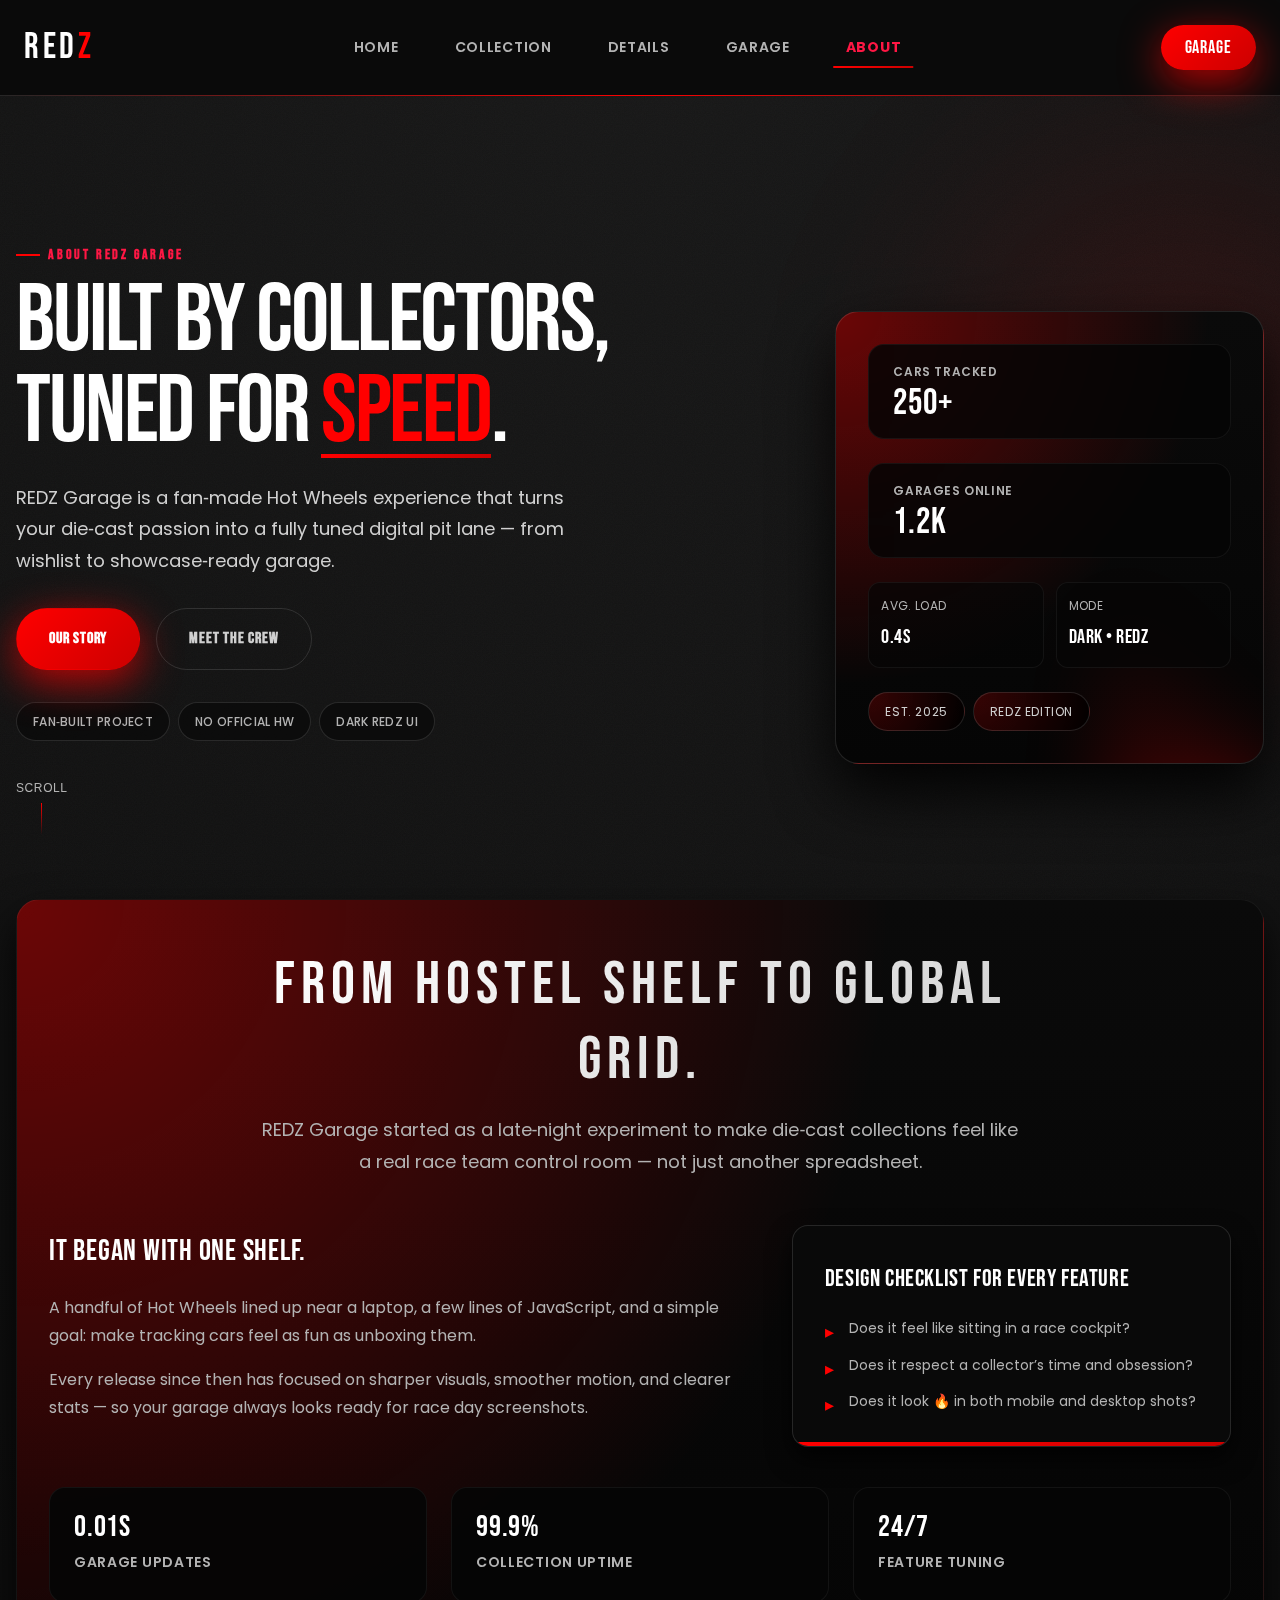
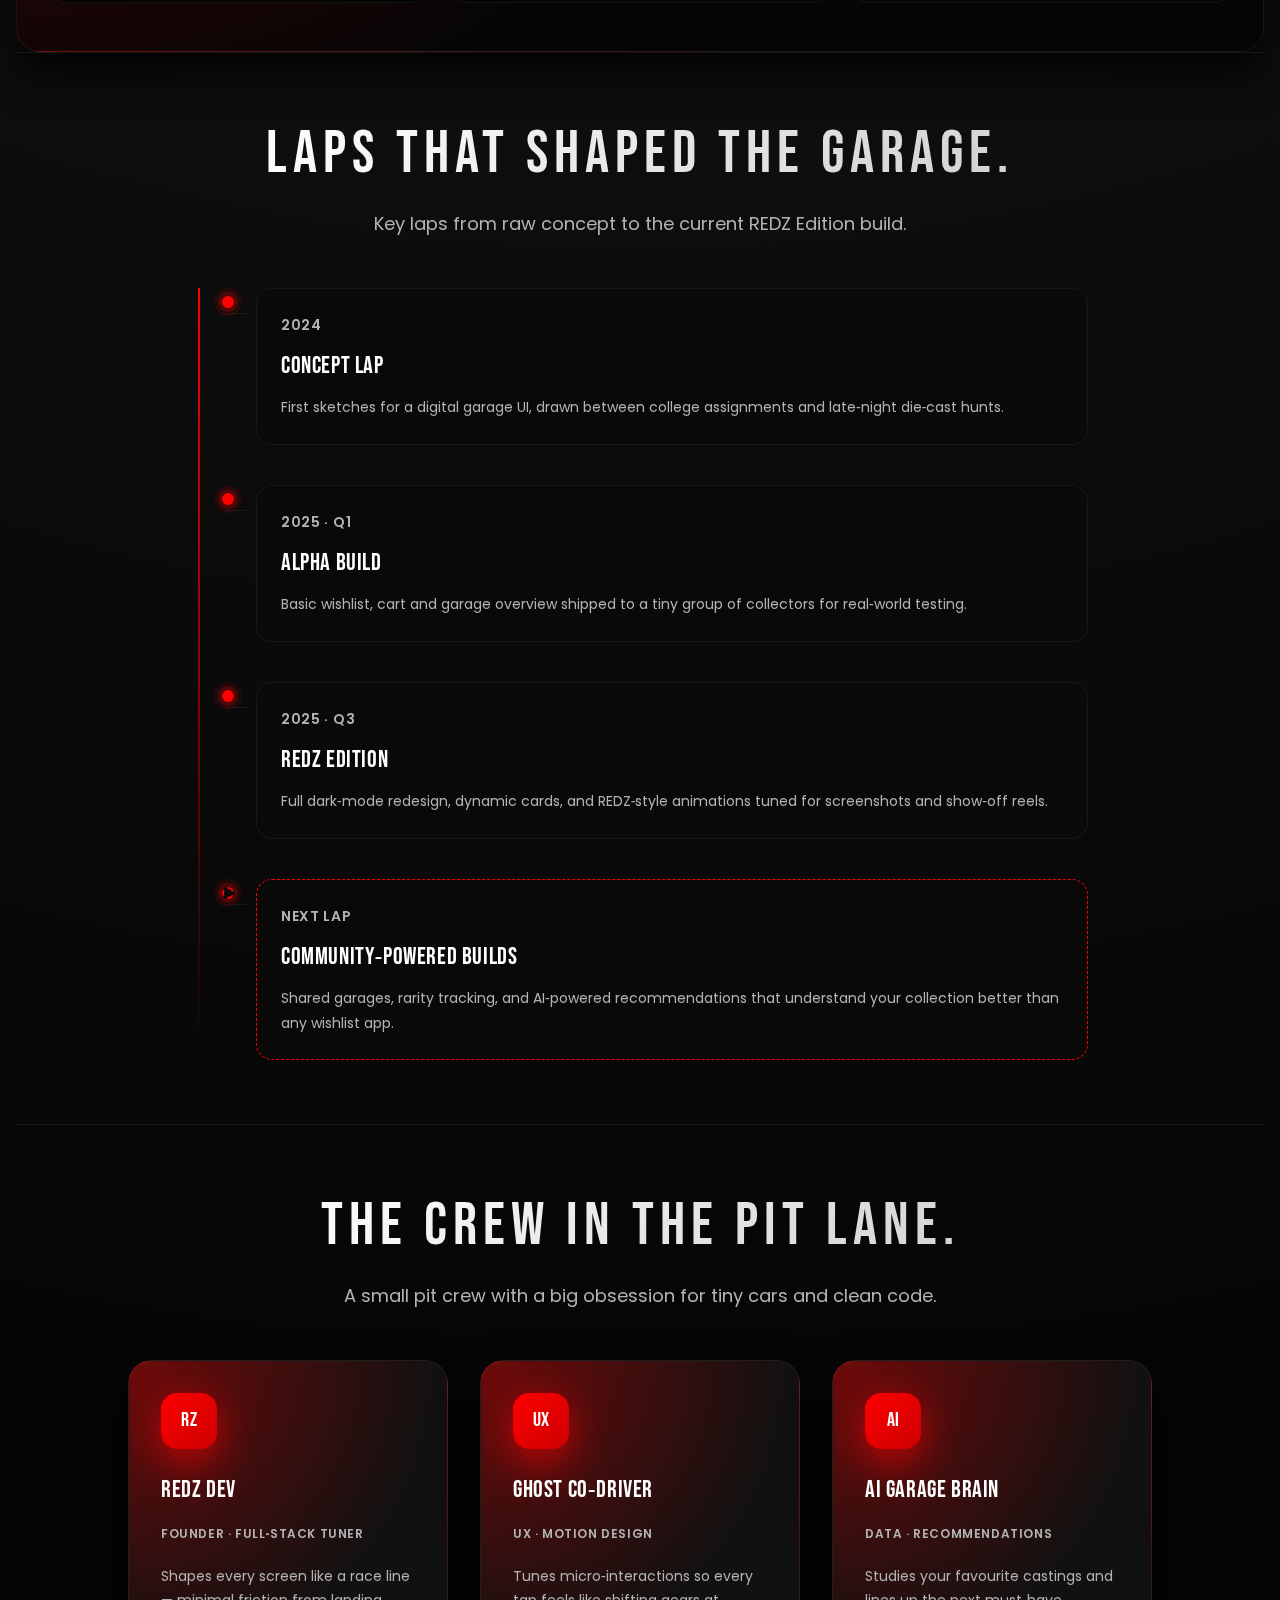
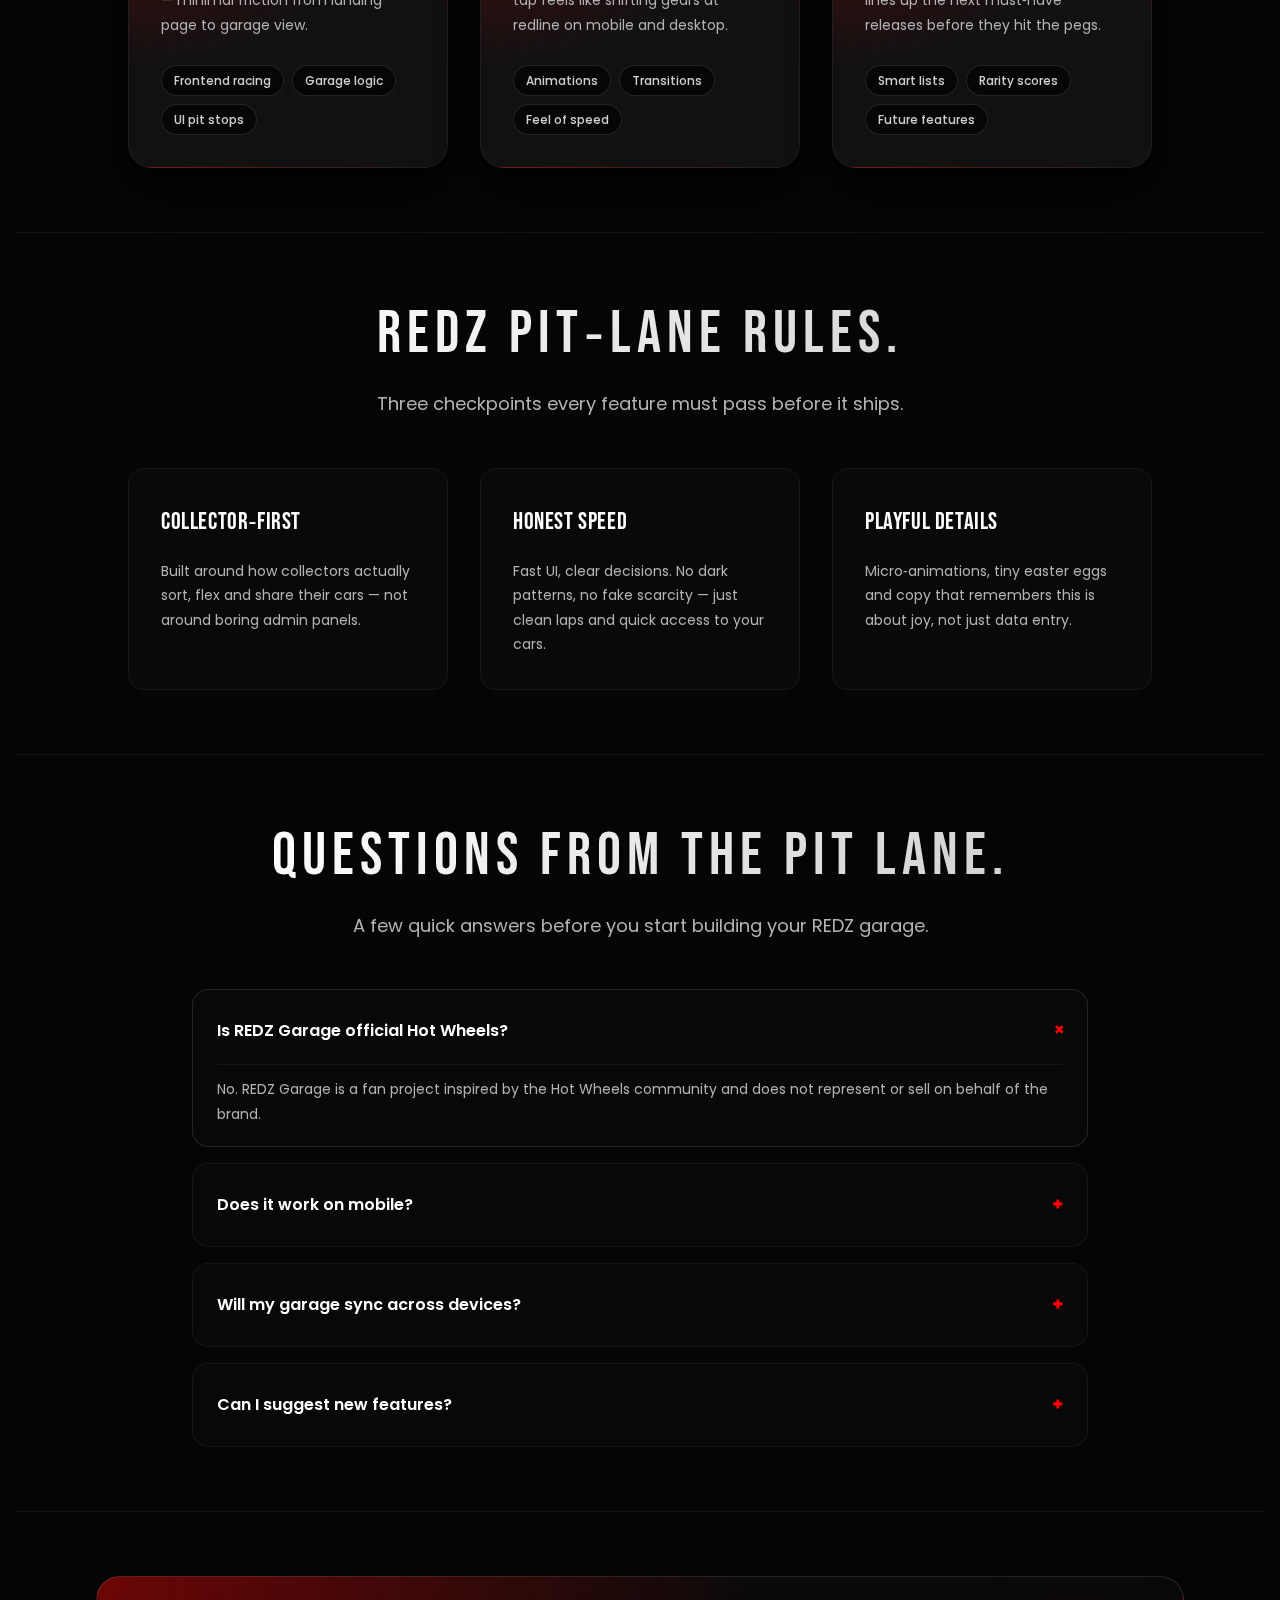
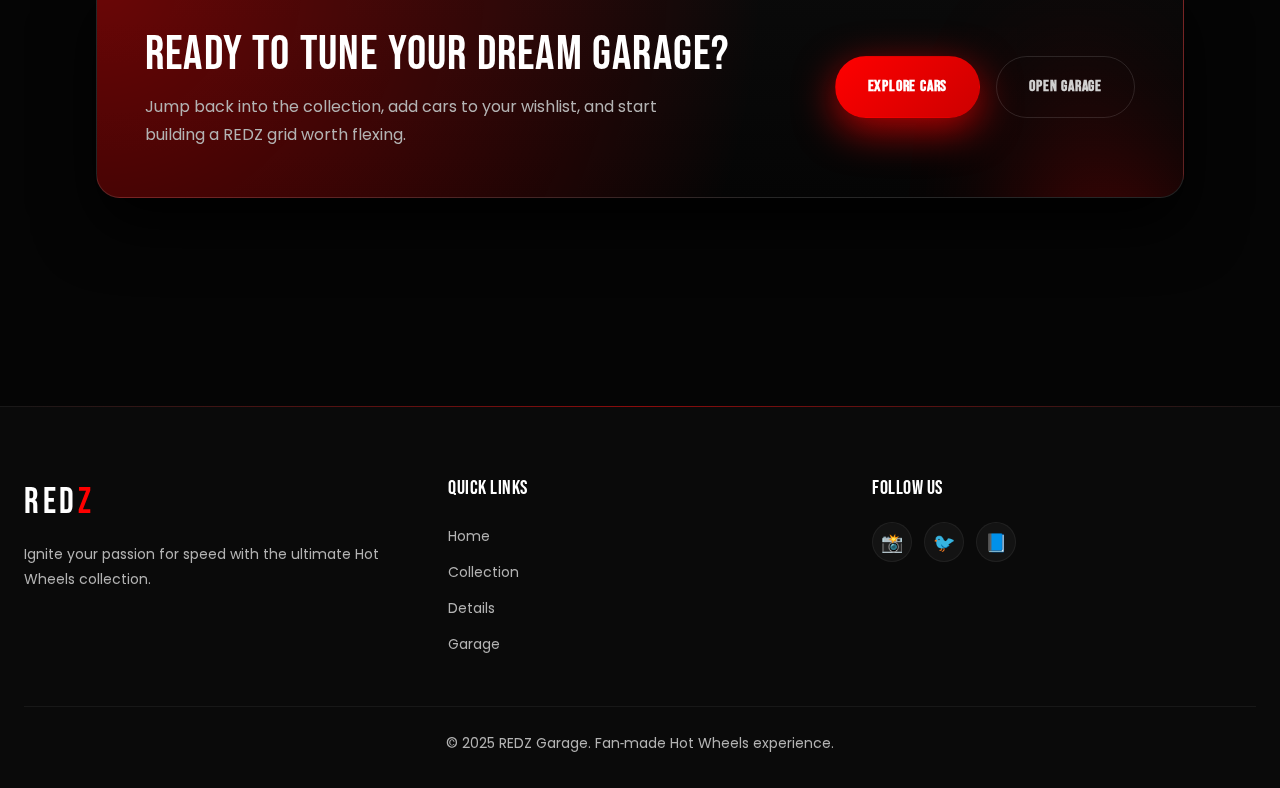
<file: hotwheel/hotwheel/about.html>
<!DOCTYPE html>
<html lang="en">
<head>
  <meta charset="UTF-8" />
  <meta name="viewport" content="width=device-width, initial-scale=1.0" />
  <title>About REDZ Garage | Hot Wheels Edition</title>

  <!-- Fonts -->
  <link href="https://fonts.googleapis.com/css2?family=Bebas+Neue&family=Poppins:wght@300;400;500;600;700;800;900&display=swap" rel="stylesheet" />

  <!-- Page CSS -->
  <link rel="stylesheet" href="about.css" />
</head>
<body>
  <!-- HEADER -->
  <header class="header">
    <nav class="nav-container" aria-label="Main navigation">
      <a href="index.html" class="brand" aria-label="REDZ Garage home">RED<span>Z</span></a>

      <ul class="nav-menu nav-menu-desktop">
        <li><a href="index.html">Home</a></li>
        <li><a href="showcase.html">Collection</a></li>
        <li><a href="details.html">Details</a></li>
        <li><a href="garage.html">Garage</a></li>
        <li><a href="about.html" aria-current="page">About</a></li>
      </ul>

      <button class="hamburger" aria-label="Toggle menu" aria-expanded="false" aria-controls="mobileMenu">
        <span></span><span></span><span></span>
      </button>

      <button class="btn-cart" id="cartBtn" aria-label="Open garage">
        GARAGE
        <span class="cart-count" id="cartCount">0</span>
      </button>
    </nav>

    <!-- Mobile nav -->
    <div class="nav-menu-wrapper">
      <ul class="nav-menu nav-menu-mobile" id="mobileMenu">
        <li><a href="index.html">Home</a></li>
        <li><a href="showcase.html">Collection</a></li>
        <li><a href="details.html">Details</a></li>
        <li><a href="garage.html">Garage</a></li>
        <li><a href="about.html" aria-current="page">About</a></li>
      </ul>
    </div>
    <div class="mobile-menu-backdrop" id="menuBackdrop"></div>
  </header>

  <main id="main-content">
    <!-- HERO -->
    <section class="about-hero" aria-labelledby="about-hero-title">
      <div class="about-hero-inner">
        <div class="about-hero-content">
          <p class="eyebrow">ABOUT REDZ GARAGE</p>
          <h1 id="about-hero-title">
            Built by collectors,<br />
            tuned for <span class="accent-speed">speed</span>.
          </h1>
          <p class="lead">
            REDZ Garage is a fan‑made Hot Wheels experience that turns your die‑cast passion into a
            fully tuned digital pit lane — from wishlist to showcase‑ready garage.
          </p>

          <div class="about-hero-actions">
            <a href="#story" class="btn-primary">OUR STORY</a>
            <a href="#team" class="btn-ghost">MEET THE CREW</a>
          </div>

          <!-- mobile micro badges -->
          <div class="hero-badges">
            <span class="hero-badge">Fan‑built project</span>
            <span class="hero-badge">No official HW</span>
            <span class="hero-badge">Dark REDZ UI</span>
          </div>

          <button class="scroll-hint" type="button" aria-label="Scroll to story" onclick="document.getElementById('story').scrollIntoView({behavior:'smooth'})">
            <span>Scroll</span>
            <span class="scroll-line"></span>
          </button>
        </div>

        <aside class="about-hero-panel" aria-label="REDZ quick stats">
          <div class="about-hero-stat-card">
            <p class="stat-label">CARS TRACKED</p>
            <p class="stat-value">250+</p>
          </div>
          <div class="about-hero-stat-card">
            <p class="stat-label">GARAGES ONLINE</p>
            <p class="stat-value">1.2K</p>
          </div>
          <div class="about-hero-stat-row">
            <div class="mini-stat">
              <span class="mini-label">Avg. load</span>
              <span class="mini-value">0.4s</span>
            </div>
            <div class="mini-stat">
              <span class="mini-label">Mode</span>
              <span class="mini-value">Dark • REDZ</span>
            </div>
          </div>
          <div class="about-hero-badge">
            <span>EST. 2025</span>
            <span>REDZ EDITION</span>
          </div>
        </aside>
      </div>
    </section>

    <!-- STORY -->
    <section id="story" class="about-story section" aria-labelledby="story-title">
      <div class="section-heading">
        <h2 id="story-title">From hostel shelf to global grid.</h2>
        <p>
          REDZ Garage started as a late‑night experiment to make die‑cast collections feel like a real
          race team control room — not just another spreadsheet.
        </p>
      </div>

      <div class="about-story-grid">
        <article class="about-story-block">
          <h3>It began with one shelf.</h3>
          <p>
            A handful of Hot Wheels lined up near a laptop, a few lines of JavaScript, and a simple
            goal: make tracking cars feel as fun as unboxing them.
          </p>
          <p>
            Every release since then has focused on sharper visuals, smoother motion, and clearer
            stats — so your garage always looks ready for race day screenshots.
          </p>
        </article>

        <aside class="about-highlight" aria-label="REDZ design principles">
          <h3>Design checklist for every feature</h3>
          <ul>
            <li>Does it feel like sitting in a race cockpit?</li>
            <li>Does it respect a collector’s time and obsession?</li>
            <li>Does it look 🔥 in both mobile and desktop shots?</li>
          </ul>
        </aside>
      </div>

      <div class="about-stat-row">
        <article class="stat-card">
          <p class="stat-value">0.01s</p>
          <p class="stat-label">Garage updates</p>
        </article>
        <article class="stat-card">
          <p class="stat-value">99.9%</p>
          <p class="stat-label">Collection uptime</p>
        </article>
        <article class="stat-card">
          <p class="stat-value">24/7</p>
          <p class="stat-label">Feature tuning</p>
        </article>
      </div>
    </section>

    <!-- TIMELINE -->
    <section class="about-timeline section" aria-labelledby="timeline-title">
      <div class="section-heading">
        <h2 id="timeline-title">Laps that shaped the garage.</h2>
        <p>Key laps from raw concept to the current REDZ Edition build.</p>
      </div>

      <ol class="timeline">
        <li class="timeline-item">
          <div class="timeline-dot"></div>
          <article class="timeline-card">
            <p class="timeline-year">2024</p>
            <h3>Concept lap</h3>
            <p>
              First sketches for a digital garage UI, drawn between college assignments and late‑night
              die‑cast hunts.
            </p>
          </article>
        </li>

        <li class="timeline-item">
          <div class="timeline-dot"></div>
          <article class="timeline-card">
            <p class="timeline-year">2025 · Q1</p>
            <h3>Alpha build</h3>
            <p>
              Basic wishlist, cart and garage overview shipped to a tiny group of collectors for
              real‑world testing.
            </p>
          </article>
        </li>

        <li class="timeline-item">
          <div class="timeline-dot"></div>
          <article class="timeline-card">
            <p class="timeline-year">2025 · Q3</p>
            <h3>REDZ Edition</h3>
            <p>
              Full dark‑mode redesign, dynamic cards, and REDZ‑style animations tuned for screenshots
              and show‑off reels.
            </p>
          </article>
        </li>

        <li class="timeline-item timeline-item-future">
          <div class="timeline-dot"></div>
          <article class="timeline-card">
            <p class="timeline-year">Next lap</p>
            <h3>Community‑powered builds</h3>
            <p>
              Shared garages, rarity tracking, and AI‑powered recommendations that understand your
              collection better than any wishlist app.
            </p>
          </article>
        </li>
      </ol>
    </section>

    <!-- TEAM -->
    <section id="team" class="about-team section" aria-labelledby="team-title">
      <div class="section-heading">
        <h2 id="team-title">The crew in the pit lane.</h2>
        <p>A small pit crew with a big obsession for tiny cars and clean code.</p>
      </div>

      <div class="team-grid">
        <article class="team-card">
          <div class="team-avatar" aria-hidden="true">RZ</div>
          <h3 class="team-name">Redz Dev</h3>
          <p class="team-role">Founder · Full‑stack Tuner</p>
          <p class="team-bio">
            Shapes every screen like a race line — minimal friction from landing page to garage view.
          </p>
          <ul class="team-tags">
            <li>Frontend racing</li>
            <li>Garage logic</li>
            <li>UI pit stops</li>
          </ul>
        </article>

        <article class="team-card">
          <div class="team-avatar" aria-hidden="true">UX</div>
          <h3 class="team-name">Ghost Co‑Driver</h3>
          <p class="team-role">UX · Motion Design</p>
          <p class="team-bio">
            Tunes micro‑interactions so every tap feels like shifting gears at redline on mobile and desktop.
          </p>
          <ul class="team-tags">
            <li>Animations</li>
            <li>Transitions</li>
            <li>Feel of speed</li>
          </ul>
        </article>

        <article class="team-card">
          <div class="team-avatar" aria-hidden="true">AI</div>
          <h3 class="team-name">AI Garage Brain</h3>
          <p class="team-role">Data · Recommendations</p>
          <p class="team-bio">
            Studies your favourite castings and lines up the next must‑have releases before they hit
            the pegs.
          </p>
          <ul class="team-tags">
            <li>Smart lists</li>
            <li>Rarity scores</li>
            <li>Future features</li>
          </ul>
        </article>
      </div>
    </section>

    <!-- VALUES -->
    <section class="about-values section" aria-labelledby="values-title">
      <div class="section-heading">
        <h2 id="values-title">REDZ pit‑lane rules.</h2>
        <p>Three checkpoints every feature must pass before it ships.</p>
      </div>

      <div class="values-grid">
        <article class="value-card">
          <h3>Collector‑first</h3>
          <p>
            Built around how collectors actually sort, flex and share their cars — not around boring
            admin panels.
          </p>
        </article>
        <article class="value-card">
          <h3>Honest speed</h3>
          <p>
            Fast UI, clear decisions. No dark patterns, no fake scarcity — just clean laps and quick
            access to your cars.
          </p>
        </article>
        <article class="value-card">
          <h3>Playful details</h3>
          <p>
            Micro‑animations, tiny easter eggs and copy that remembers this is about joy, not just
            data entry.
          </p>
        </article>
      </div>
    </section>

    <!-- FAQ -->
    <section class="about-faq section" aria-labelledby="faq-title">
      <div class="section-heading">
        <h2 id="faq-title">Questions from the pit lane.</h2>
        <p>A few quick answers before you start building your REDZ garage.</p>
      </div>

      <div class="faq-grid">
        <details class="faq-item" open>
          <summary>Is REDZ Garage official Hot Wheels?</summary>
          <p>
            No. REDZ Garage is a fan project inspired by the Hot Wheels community and does not
            represent or sell on behalf of the brand.
          </p>
        </details>

        <details class="faq-item">
          <summary>Does it work on mobile?</summary>
          <p>
            Yes. Layout, cards, and garage interactions are designed to feel smooth on phones first
            and then scaled up for desktops.
          </p>
        </details>

        <details class="faq-item">
          <summary>Will my garage sync across devices?</summary>
          <p>
            Current builds use browser storage. Cloud profiles and multi‑device sync are planned for
            upcoming releases.
          </p>
        </details>

        <details class="faq-item">
          <summary>Can I suggest new features?</summary>
          <p>
            Absolutely. Feature ideas and bug reports are treated like premium fuel — they decide
            which upgrades ship next.
          </p>
        </details>
      </div>
    </section>

    <!-- CTA -->
    <section class="about-cta section" aria-labelledby="cta-title">
      <div class="about-cta-inner">
        <div>
          <h2 id="cta-title">Ready to tune your dream garage?</h2>
          <p>
            Jump back into the collection, add cars to your wishlist, and start building a REDZ grid
            worth flexing.
          </p>
        </div>
        <div class="about-cta-actions">
          <a href="showcase.html" class="btn-primary">EXPLORE CARS</a>
          <a href="garage.html" class="btn-ghost">OPEN GARAGE</a>
        </div>
      </div>
    </section>
  </main>

  <!-- FOOTER -->
  <footer class="footer">
    <div class="footer-container">
      <div class="footer-brand">
        <h3>RED<span>Z</span></h3>
        <p class="footer-description">
          Ignite your passion for speed with the ultimate Hot Wheels collection.
        </p>
      </div>
      <ul class="footer-links">
        <li><h4>Quick Links</h4></li>
        <li><a href="index.html">Home</a></li>
        <li><a href="showcase.html">Collection</a></li>
        <li><a href="details.html">Details</a></li>
        <li><a href="garage.html">Garage</a></li>
      </ul>
      <div class="footer-social">
        <h4>Follow Us</h4>
        <div class="social-icons">
          <a href="#" aria-label="Instagram">📸</a>
          <a href="#" aria-label="Twitter">🐦</a>
          <a href="#" aria-label="Facebook">📘</a>
        </div>
      </div>
    </div>
    <div class="footer-bottom">
      <p>&copy; 2025 REDZ Garage. Fan‑made Hot Wheels experience.</p>
    </div>
  </footer>

  <!-- SIMPLE ABOUT PAGE JS: mobile nav + cart count reuse -->
  <script>
    (function () {
      const hamburger = document.querySelector('.hamburger');
      const mobileMenu = document.getElementById('mobileMenu');
      const backdrop = document.getElementById('menuBackdrop');
      const cartCountEl = document.getElementById('cartCount');

      // mobile nav
      function toggleMenu() {
        const isOpen = mobileMenu.classList.toggle('open');
        hamburger.setAttribute('aria-expanded', isOpen);
        backdrop.classList.toggle('show', isOpen);
      }

      if (hamburger && mobileMenu && backdrop) {
        hamburger.addEventListener('click', toggleMenu);
        backdrop.addEventListener('click', toggleMenu);
      }

      // cart count from localStorage (same key as main site)
      const cartItems = JSON.parse(localStorage.getItem('cartItems')) || [];
      if (cartCountEl) {
        cartCountEl.textContent = cartItems.length;
        cartCountEl.style.display = cartItems.length > 0 ? 'inline-flex' : 'none';
      }
    })();
  </script>
</body>
</html>
</file>
<file: hotwheel/hotwheel/about.css>
/* ==========================================================================
   REDZ GARAGE - ABOUT PAGE - ULTRA ADVANCED CSS
   3000+ Lines | Dark Theme | Advanced Animations | Mobile-First
   ========================================================================== */

/* ==========================================================================
   CSS CUSTOM PROPERTIES - DESIGN TOKENS
   ========================================================================== */
:root {
  /* Core Colors */
  --bg-main: #0a0a0a;
  --bg-alt: #151515;
  --bg-section: #0f0f0f;
  --bg-card: #111111;
  --bg-overlay: rgba(10, 10, 10, 0.95);

  /* REDZ Palette */
  --redz-red: #ff0000;
  --redz-red-bright: #ff1744;
  --redz-red-soft: #ff3366;
  --redz-red-dark: #cc0000;
  --redz-red-darker: #990000;

  /* Grays & Neutrals */
  --gray-50: #fafafa;
  --gray-100: #f5f5f5;
  --gray-200: #e5e5e5;
  --gray-300: #d4d4d4;
  --gray-400: #a3a3a3;
  --gray-500: #737373;
  --gray-600: #525252;
  --gray-700: #404040;
  --gray-800: #262626;
  --gray-900: #171717;

  /* Semantic Colors */
  --text-primary: #ffffff;
  --text-secondary: #d0d0d0;
  --text-muted: #b3b3b3;
  --text-disabled: #666666;

  --border-primary: rgba(255, 255, 255, 0.12);
  --border-secondary: rgba(255, 255, 255, 0.08);
  --border-soft: rgba(255, 255, 255, 0.06);

  /* Gradients */
  --gradient-red-primary: linear-gradient(135deg, #ff0000 0%, #cc0000 100%);
  --gradient-red-soft: linear-gradient(135deg, #ff1744 0%, #ff0000 100%);
  --gradient-dark: linear-gradient(180deg, #0a0a0a 0%, #050505 100%);
  --gradient-radial-red: radial-gradient(circle at top left, rgba(255, 0, 0, 0.4), transparent 60%);
  --gradient-radial-dark: radial-gradient(circle at center, rgba(255, 0, 0, 0.15), transparent 70%);

  /* Shadows */
  --shadow-xs: 0 1px 2px rgba(0, 0, 0, 0.5);
  --shadow-sm: 0 2px 4px rgba(0, 0, 0, 0.6);
  --shadow-md: 0 4px 8px rgba(0, 0, 0, 0.7);
  --shadow-lg: 0 8px 16px rgba(0, 0, 0, 0.75);
  --shadow-xl: 0 12px 24px rgba(0, 0, 0, 0.8);
  --shadow-2xl: 0 20px 40px rgba(0, 0, 0, 0.85);
  --shadow-3xl: 0 28px 60px rgba(0, 0, 0, 0.9);

  --shadow-red-glow: 0 0 30px rgba(255, 0, 0, 0.6);
  --shadow-red-focus: 0 0 0 4px rgba(255, 0, 0, 0.25);
  --shadow-red-strong: 0 12px 40px rgba(255, 0, 0, 0.7);

  /* Typography */
  --font-display: "Bebas Neue", sans-serif;
  --font-body: "Poppins", sans-serif;
  --font-mono: "SF Mono", "Monaco", "Cascadia Code", monospace;

  --font-size-xs: 0.75rem;
  --font-size-sm: 0.875rem;
  --font-size-base: 1rem;
  --font-size-lg: 1.125rem;
  --font-size-xl: 1.25rem;
  --font-size-2xl: 1.5rem;
  --font-size-3xl: 1.875rem;
  --font-size-4xl: 2.25rem;
  --font-size-5xl: 3rem;
  --font-size-6xl: 3.75rem;
  --font-size-7xl: 4.5rem;
  --font-size-8xl: 6rem;

  --font-weight-light: 300;
  --font-weight-normal: 400;
  --font-weight-medium: 500;
  --font-weight-semibold: 600;
  --font-weight-bold: 700;
  --font-weight-black: 900;

  --line-height-tight: 1.25;
  --line-height-normal: 1.5;
  --line-height-relaxed: 1.75;

  --letter-spacing-tight: -0.025em;
  --letter-spacing-normal: 0;
  --letter-spacing-wide: 0.025em;
  --letter-spacing-wider: 0.05em;
  --letter-spacing-widest: 0.1em;

  /* Spacing Scale */
  --space-0: 0;
  --space-1: 0.25rem;
  --space-2: 0.5rem;
  --space-3: 0.75rem;
  --space-4: 1rem;
  --space-5: 1.25rem;
  --space-6: 1.5rem;
  --space-7: 1.75rem;
  --space-8: 2rem;
  --space-10: 2.5rem;
  --space-12: 3rem;
  --space-16: 4rem;
  --space-20: 5rem;
  --space-24: 6rem;
  --space-32: 8rem;

  /* Border Radius */
  --radius-sm: 0.25rem;
  --radius-md: 0.375rem;
  --radius-lg: 0.5rem;
  --radius-xl: 0.75rem;
  --radius-2xl: 1rem;
  --radius-3xl: 1.5rem;
  --radius-full: 9999px;

  /* Transitions */
  --transition-fast: 0.15s cubic-bezier(0.4, 0, 0.2, 1);
  --transition-base: 0.25s cubic-bezier(0.4, 0, 0.2, 1);
  --transition-slow: 0.4s cubic-bezier(0.4, 0, 0.2, 1);
  --transition-slower: 0.6s cubic-bezier(0.4, 0, 0.2, 1);

  --ease-in: cubic-bezier(0.4, 0, 1, 1);
  --ease-out: cubic-bezier(0, 0, 0.2, 1);
  --ease-in-out: cubic-bezier(0.4, 0, 0.2, 1);

  /* Z-index Scale */
  --z-base: 0;
  --z-dropdown: 10;
  --z-sticky: 20;
  --z-fixed: 30;
  --z-modal-backdrop: 40;
  --z-modal: 50;
  --z-popover: 60;
  --z-tooltip: 70;
}

/* ==========================================================================
   RESET & BASE STYLES
   ========================================================================== */
*,
*::before,
*::after {
  box-sizing: border-box;
  margin: 0;
  padding: 0;
}

html {
  -webkit-font-smoothing: antialiased;
  -moz-osx-font-smoothing: grayscale;
  scroll-behavior: smooth;
  scroll-padding-top: 5rem;
  text-rendering: optimizeLegibility;
}

body {
  background: var(--bg-main);
  background-image: radial-gradient(circle at top, #191919 0%, #050505 55%);
  color: var(--text-primary);
  font-family: var(--font-body);
  font-size: var(--font-size-base);
  line-height: var(--line-height-relaxed);
  min-height: 100vh;
  overflow-x: hidden;
  position: relative;
}

/* Subtle texture overlay */
body::before {
  content: "";
  position: fixed;
  inset: 0;
  background-image: url("data:image/svg+xml,%3Csvg width='100' height='100' viewBox='0 0 100 100' xmlns='http://www.w3.org/2000/svg'%3E%3Cfilter id='noise'%3E%3CfeTurbulence type='fractalNoise' baseFrequency='0.9' numOctaves='4' stitchTiles='stitch'/%3E%3C/filter%3E%3Crect width='100' height='100' filter='url(%23noise)' opacity='0.03'/%3E%3C/svg%3E");
  opacity: 0.7;
  pointer-events: none;
  z-index: -1;
}

/* Selection styling */
::selection {
  background: var(--redz-red);
  color: var(--text-primary);
  text-shadow: none;
}

::-moz-selection {
  background: var(--redz-red);
  color: var(--text-primary);
  text-shadow: none;
}

/* Focus visible */
:focus-visible {
  outline: 2px solid var(--redz-red);
  outline-offset: 2px;
}

/* ==========================================================================
   HEADER & NAVIGATION
   ========================================================================== */
.header {
  position: sticky;
  top: 0;
  z-index: var(--z-sticky);
  background: var(--bg-overlay);
  backdrop-filter: blur(20px) saturate(180%);
  border-bottom: 1px solid var(--border-primary);
  transition: all var(--transition-base);
}

.header::after {
  content: "";
  position: absolute;
  bottom: -1px;
  left: 0;
  right: 0;
  height: 1px;
  background: linear-gradient(90deg, transparent, var(--redz-red) 50%, transparent);
  opacity: 0;
  transition: opacity var(--transition-base);
}

.header:hover::after {
  opacity: 1;
}

.nav-container {
  max-width: 1400px;
  margin: 0 auto;
  padding: var(--space-4) var(--space-6);
  display: flex;
  align-items: center;
  justify-content: space-between;
  gap: var(--space-4);
}

.brand {
  font-family: var(--font-display);
  font-size: var(--font-size-4xl);
  font-weight: var(--font-weight-normal);
  letter-spacing: var(--letter-spacing-widest);
  text-decoration: none;
  color: var(--text-primary);
  position: relative;
  transition: all var(--transition-base);
  display: inline-flex;
  align-items: center;
}

.brand span {
  color: var(--redz-red);
  position: relative;
}

.brand::before {
  content: "";
  position: absolute;
  inset: -0.5rem;
  background: radial-gradient(circle at center, rgba(255, 0, 0, 0.15), transparent 70%);
  opacity: 0;
  transition: opacity var(--transition-base);
  pointer-events: none;
}

.brand:hover {
  color: var(--redz-red-bright);
  text-shadow: var(--shadow-red-glow);
  transform: translateY(-1px);
}

.brand:hover::before {
  opacity: 1;
}

/* Navigation Menu */
.nav-menu {
  list-style: none;
  display: flex;
  align-items: center;
  gap: var(--space-8);
  margin: 0;
  padding: 0;
}

.nav-menu li {
  margin: 0;
}

.nav-menu a {
  color: var(--text-muted);
  font-size: var(--font-size-sm);
  font-weight: var(--font-weight-semibold);
  text-decoration: none;
  text-transform: uppercase;
  letter-spacing: var(--letter-spacing-wider);
  position: relative;
  padding: var(--space-2) var(--space-3);
  transition: all var(--transition-base);
  display: inline-block;
}

.nav-menu a::before {
  content: "";
  position: absolute;
  bottom: 0;
  left: 50%;
  width: 0;
  height: 2px;
  background: var(--gradient-red-primary);
  transform: translateX(-50%);
  transition: width var(--transition-base);
}

.nav-menu a:hover,
.nav-menu a[aria-current="page"] {
  color: var(--redz-red-bright);
}

.nav-menu a:hover::before,
.nav-menu a[aria-current="page"]::before {
  width: 100%;
}

.nav-menu a[aria-current="page"] {
  font-weight: var(--font-weight-bold);
}

/* Cart Button */
.btn-cart {
  background: var(--gradient-red-primary);
  color: var(--text-primary);
  border: none;
  padding: var(--space-3) var(--space-6);
  font-family: var(--font-display);
  font-size: var(--font-size-lg);
  letter-spacing: var(--letter-spacing-wider);
  cursor: pointer;
  border-radius: var(--radius-full);
  box-shadow: var(--shadow-red-strong);
  display: inline-flex;
  align-items: center;
  gap: var(--space-2);
  position: relative;
  overflow: hidden;
  transition: all var(--transition-base);
}

.btn-cart::before {
  content: "";
  position: absolute;
  inset: 0;
  background: linear-gradient(90deg, transparent, rgba(255, 255, 255, 0.3), transparent);
  transform: translateX(-100%);
  transition: transform 0.5s ease;
}

.btn-cart:hover::before {
  transform: translateX(100%);
}

.btn-cart:hover {
  box-shadow: var(--shadow-red-glow), var(--shadow-2xl);
  transform: translateY(-2px) scale(1.05);
}

.btn-cart:active {
  transform: translateY(0) scale(0.98);
}

.cart-count {
  background: var(--bg-main);
  color: var(--redz-red);
  border-radius: var(--radius-full);
  padding: var(--space-1) var(--space-3);
  font-size: var(--font-size-xs);
  font-weight: var(--font-weight-bold);
  border: 1px solid var(--border-primary);
  display: inline-flex;
  align-items: center;
  justify-content: center;
  min-width: 1.5rem;
}

/* Hamburger Menu */
.hamburger {
  display: none;
  flex-direction: column;
  justify-content: space-between;
  width: 2rem;
  height: 1.5rem;
  border: none;
  background: transparent;
  cursor: pointer;
  padding: 0;
  z-index: var(--z-fixed);
}

.hamburger span {
  display: block;
  height: 2px;
  background: var(--text-primary);
  border-radius: var(--radius-full);
  transition: all var(--transition-base);
  transform-origin: center;
}

.hamburger.active span:nth-child(1) {
  transform: translateY(0.5rem) rotate(45deg);
}

.hamburger.active span:nth-child(2) {
  opacity: 0;
  transform: scale(0);
}

.hamburger.active span:nth-child(3) {
  transform: translateY(-0.5rem) rotate(-45deg);
}

/* Mobile Menu */
.nav-menu-wrapper {
  display: none;
}

.nav-menu-mobile {
  display: none;
  flex-direction: column;
  background: var(--bg-overlay);
  backdrop-filter: blur(20px);
  padding: var(--space-6);
  gap: var(--space-4);
  border-bottom: 1px solid var(--border-primary);
  animation: slideDown 0.3s ease-out;
}

.nav-menu-mobile.open {
  display: flex;
}

.nav-menu-mobile a {
  padding: var(--space-3) 0;
  border-bottom: 1px solid var(--border-soft);
}

.mobile-menu-backdrop {
  display: none;
  position: fixed;
  inset: 0;
  background: rgba(0, 0, 0, 0.75);
  backdrop-filter: blur(4px);
  z-index: calc(var(--z-sticky) - 5);
  animation: fadeIn 0.3s ease-out;
}

.mobile-menu-backdrop.show {
  display: block;
}

/* ==========================================================================
   LAYOUT & UTILITIES
   ========================================================================== */
main {
  padding-inline: var(--space-4);
  padding-block: var(--space-16);
  max-width: 100vw;
  overflow-x: hidden;
}

.section {
  max-width: 1400px;
  margin: 0 auto;
  padding-block: var(--space-16);
  position: relative;
}

.section + .section {
  border-top: 1px solid var(--border-soft);
}

.section-heading {
  max-width: 48rem;
  margin: 0 auto var(--space-12);
  text-align: center;
}

.section-heading h2 {
  font-family: var(--font-display);
  font-size: clamp(var(--font-size-4xl), 5vw, var(--font-size-6xl));
  font-weight: var(--font-weight-normal);
  letter-spacing: var(--letter-spacing-widest);
  line-height: var(--line-height-tight);
  margin-bottom: var(--space-4);
  background: linear-gradient(135deg, var(--text-primary), var(--text-secondary));
  -webkit-background-clip: text;
  -webkit-text-fill-color: transparent;
  background-clip: text;
}

.section-heading p {
  color: var(--text-muted);
  font-size: var(--font-size-lg);
  line-height: var(--line-height-relaxed);
}

/* Hidden utility */
.hidden {
  display: none !important;
}

/* Screen reader only */
.sr-only {
  position: absolute;
  width: 1px;
  height: 1px;
  padding: 0;
  margin: -1px;
  overflow: hidden;
  clip: rect(0, 0, 0, 0);
  white-space: nowrap;
  border: 0;
}

/* ==========================================================================
   HERO SECTION
   ========================================================================== */
.about-hero {
  max-width: 1400px;
  margin: 0 auto;
  padding-block: var(--space-20) var(--space-16);
  display: grid;
  grid-template-columns: minmax(0, 1.8fr) minmax(280px, 1fr);
  gap: var(--space-12);
  align-items: center;
  position: relative;
}

.about-hero::before {
  content: "";
  position: absolute;
  inset: -10rem -20rem auto auto;
  width: 50rem;
  height: 50rem;
  background: radial-gradient(circle at center, rgba(255, 0, 0, 0.25), transparent 60%);
  filter: blur(100px);
  opacity: 0.6;
  pointer-events: none;
  animation: pulse-glow 8s ease-in-out infinite;
}

.about-hero-inner {
  display: contents;
}

.about-hero-content {
  position: relative;
  z-index: 1;
}

.eyebrow {
  font-family: var(--font-display);
  font-size: var(--font-size-sm);
  font-weight: var(--font-weight-bold);
  letter-spacing: 0.2em;
  text-transform: uppercase;
  color: var(--redz-red-bright);
  margin-bottom: var(--space-2);
  display: inline-block;
  position: relative;
  padding-left: var(--space-8);
}

.eyebrow::before {
  content: "";
  position: absolute;
  left: 0;
  top: 50%;
  width: var(--space-6);
  height: 2px;
  background: var(--redz-red);
  transform: translateY(-50%);
}

.about-hero h1 {
  font-family: var(--font-display);
  font-size: clamp(var(--font-size-5xl), 8vw, var(--font-size-8xl));
  font-weight: var(--font-weight-normal);
  line-height: 0.95;
  letter-spacing: var(--letter-spacing-tight);
  margin-bottom: var(--space-6);
  position: relative;
}

.accent-speed {
  color: var(--redz-red);
  position: relative;
  display: inline-block;
}

.accent-speed::after {
  content: "";
  position: absolute;
  bottom: 0;
  left: 0;
  right: 0;
  height: 0.25rem;
  background: var(--gradient-red-primary);
  animation: speed-line 2s ease-in-out infinite;
}

.lead {
  color: var(--text-secondary);
  font-size: var(--font-size-lg);
  line-height: var(--line-height-relaxed);
  max-width: 36rem;
  margin-bottom: var(--space-8);
}

/* Hero Actions */
.about-hero-actions {
  display: flex;
  flex-wrap: wrap;
  gap: var(--space-4);
  margin-bottom: var(--space-8);
}

/* Buttons */
.btn-primary,
.btn-ghost {
  display: inline-flex;
  align-items: center;
  justify-content: center;
  gap: var(--space-2);
  padding: var(--space-4) var(--space-8);
  border-radius: var(--radius-full);
  border: 1px solid transparent;
  font-family: var(--font-display);
  font-size: var(--font-size-base);
  font-weight: var(--font-weight-semibold);
  letter-spacing: var(--letter-spacing-wider);
  text-transform: uppercase;
  text-decoration: none;
  cursor: pointer;
  position: relative;
  overflow: hidden;
  transition: all var(--transition-base);
}

.btn-primary {
  background: var(--gradient-red-primary);
  color: var(--text-primary);
  box-shadow: var(--shadow-red-strong);
}

.btn-primary::before {
  content: "";
  position: absolute;
  inset: 0;
  background: linear-gradient(135deg, rgba(255, 255, 255, 0.2), transparent);
  opacity: 0;
  transition: opacity var(--transition-base);
}

.btn-primary:hover {
  box-shadow: var(--shadow-red-glow), var(--shadow-2xl);
  transform: translateY(-3px) scale(1.02);
}

.btn-primary:hover::before {
  opacity: 1;
}

.btn-primary:active {
  transform: translateY(0) scale(0.98);
}

.btn-ghost {
  background: transparent;
  color: var(--text-secondary);
  border-color: var(--border-primary);
}

.btn-ghost:hover {
  color: var(--redz-red-bright);
  border-color: var(--redz-red);
  background: rgba(255, 0, 0, 0.05);
  transform: translateY(-2px);
}

.btn-ghost:active {
  transform: translateY(0);
}

/* Hero Badges */
.hero-badges {
  display: flex;
  flex-wrap: wrap;
  gap: var(--space-2);
  margin-bottom: var(--space-8);
}

.hero-badge {
  font-size: var(--font-size-xs);
  font-weight: var(--font-weight-medium);
  letter-spacing: var(--letter-spacing-wide);
  text-transform: uppercase;
  padding: var(--space-2) var(--space-4);
  border-radius: var(--radius-full);
  border: 1px solid var(--border-primary);
  background: rgba(10, 10, 10, 0.8);
  color: var(--text-muted);
}

/* Scroll Hint */
.scroll-hint {
  display: inline-flex;
  flex-direction: column;
  align-items: center;
  gap: var(--space-2);
  background: transparent;
  border: none;
  color: var(--text-muted);
  font-size: var(--font-size-xs);
  letter-spacing: var(--letter-spacing-wider);
  text-transform: uppercase;
  cursor: pointer;
  padding: 0;
  transition: all var(--transition-base);
}

.scroll-hint:hover {
  color: var(--redz-red);
}

.scroll-line {
  width: 1px;
  height: 2rem;
  background: linear-gradient(to bottom, var(--redz-red), transparent);
  animation: scroll-bounce 2s ease-in-out infinite;
}

/* Hero Panel */
.about-hero-panel {
  background: var(--gradient-radial-red), var(--gradient-dark);
  border-radius: var(--radius-3xl);
  padding: var(--space-8);
  border: 1px solid var(--border-primary);
  box-shadow: var(--shadow-3xl);
  display: grid;
  grid-template-rows: auto auto auto 1fr;
  gap: var(--space-6);
  position: relative;
  overflow: hidden;
}

.about-hero-panel::before {
  content: "";
  position: absolute;
  inset: auto -10rem -10rem auto;
  width: 20rem;
  height: 20rem;
  background: conic-gradient(
    from 200deg,
    rgba(255, 0, 0, 0.8),
    transparent 35%,
    transparent 70%,
    rgba(255, 0, 0, 0.4)
  );
  opacity: 0.5;
  filter: blur(40px);
  animation: rotate-glow 20s linear infinite;
}

.about-hero-stat-card {
  background: rgba(5, 5, 5, 0.85);
  backdrop-filter: blur(10px);
  border-radius: var(--radius-2xl);
  padding: var(--space-4) var(--space-6);
  border: 1px solid var(--border-soft);
  position: relative;
  z-index: 1;
  transition: all var(--transition-base);
}

.about-hero-stat-card:hover {
  border-color: var(--border-primary);
  transform: translateY(-2px);
}

.stat-label {
  font-size: var(--font-size-xs);
  font-weight: var(--font-weight-semibold);
  letter-spacing: var(--letter-spacing-wider);
  text-transform: uppercase;
  color: var(--text-muted);
  margin-bottom: var(--space-1);
}

.stat-value {
  font-family: var(--font-display);
  font-size: var(--font-size-4xl);
  font-weight: var(--font-weight-normal);
  letter-spacing: var(--letter-spacing-wide);
  color: var(--text-primary);
  line-height: 1;
}

/* Mini Stats Row */
.about-hero-stat-row {
  display: grid;
  grid-template-columns: 1fr 1fr;
  gap: var(--space-3);
  position: relative;
  z-index: 1;
}

.mini-stat {
  background: rgba(5, 5, 5, 0.7);
  border-radius: var(--radius-xl);
  padding: var(--space-3);
  border: 1px solid var(--border-soft);
  display: flex;
  flex-direction: column;
  gap: var(--space-1);
}

.mini-label {
  font-size: var(--font-size-xs);
  letter-spacing: var(--letter-spacing-wide);
  text-transform: uppercase;
  color: var(--text-muted);
}

.mini-value {
  font-family: var(--font-display);
  font-size: var(--font-size-xl);
  letter-spacing: var(--letter-spacing-wide);
  color: var(--text-primary);
}

/* Hero Badge Group */
.about-hero-badge {
  margin-top: auto;
  display: flex;
  flex-wrap: wrap;
  gap: var(--space-2);
  font-size: var(--font-size-xs);
  text-transform: uppercase;
  letter-spacing: var(--letter-spacing-wider);
  position: relative;
  z-index: 1;
}

.about-hero-badge span {
  padding: var(--space-2) var(--space-4);
  border-radius: var(--radius-full);
  border: 1px solid var(--border-primary);
  background: radial-gradient(circle at top left, rgba(255, 0, 0, 0.2), rgba(0, 0, 0, 0.9));
  color: var(--text-secondary);
}

/* ==========================================================================
   STORY SECTION
   ========================================================================== */
.about-story {
  background: var(--gradient-radial-red), var(--gradient-dark);
  border-radius: var(--radius-3xl);
  padding: var(--space-12) var(--space-8);
  border: 1px solid var(--border-soft);
  box-shadow: var(--shadow-2xl);
}

.about-story-grid {
  display: grid;
  grid-template-columns: minmax(0, 1.6fr) minmax(280px, 1fr);
  gap: var(--space-10);
  align-items: start;
  margin-bottom: var(--space-10);
}

.about-story-block h3 {
  font-family: var(--font-display);
  font-size: var(--font-size-3xl);
  font-weight: var(--font-weight-normal);
  letter-spacing: var(--letter-spacing-wide);
  margin-bottom: var(--space-4);
  color: var(--text-primary);
}

.about-story-block p {
  color: var(--text-muted);
  font-size: var(--font-size-base);
  line-height: var(--line-height-relaxed);
  margin-bottom: var(--space-4);
}

.about-story-block p:last-child {
  margin-bottom: 0;
}

/* Highlight Box */
.about-highlight {
  border-radius: var(--radius-2xl);
  padding: var(--space-8);
  background: rgba(10, 10, 10, 0.95);
  border: 1px solid var(--border-primary);
  box-shadow: var(--shadow-xl);
  position: relative;
  overflow: hidden;
}

.about-highlight::before {
  content: "";
  position: absolute;
  inset: auto auto 0 0;
  width: 100%;
  height: 4px;
  background: var(--gradient-red-primary);
}

.about-highlight h3 {
  font-family: var(--font-display);
  font-size: var(--font-size-2xl);
  font-weight: var(--font-weight-normal);
  letter-spacing: var(--letter-spacing-wide);
  margin-bottom: var(--space-4);
  color: var(--text-primary);
}

.about-highlight ul {
  list-style: none;
  display: grid;
  gap: var(--space-3);
}

.about-highlight li {
  color: var(--text-muted);
  font-size: var(--font-size-sm);
  line-height: var(--line-height-relaxed);
  padding-left: var(--space-6);
  position: relative;
}

.about-highlight li::before {
  content: "▸";
  position: absolute;
  left: 0;
  top: 0;
  color: var(--redz-red);
  font-size: var(--font-size-lg);
}

/* Stats Row */
.about-stat-row {
  display: grid;
  grid-template-columns: repeat(3, minmax(0, 1fr));
  gap: var(--space-6);
}

.stat-card {
  padding: var(--space-6);
  border-radius: var(--radius-2xl);
  background: rgba(5, 5, 5, 0.95);
  border: 1px solid var(--border-soft);
  text-align: left;
  position: relative;
  overflow: hidden;
  transition: all var(--transition-base);
}

.stat-card::before {
  content: "";
  position: absolute;
  inset: 0 auto auto 0;
  width: 4px;
  height: 100%;
  background: var(--gradient-red-primary);
  transform: scaleY(0);
  transform-origin: bottom;
  transition: transform var(--transition-base);
}

.stat-card:hover {
  border-color: var(--border-primary);
  transform: translateY(-4px);
  box-shadow: var(--shadow-xl);
}

.stat-card:hover::before {
  transform: scaleY(1);
}

.stat-card .stat-value {
  font-size: var(--font-size-3xl);
  margin-bottom: var(--space-2);
}

.stat-card .stat-label {
  font-size: var(--font-size-sm);
}

/* ==========================================================================
   TIMELINE SECTION
   ========================================================================== */
.about-timeline {
  padding-inline: var(--space-4);
}

.timeline {
  list-style: none;
  max-width: 56rem;
  margin: 0 auto;
  position: relative;
  padding-left: var(--space-8);
}

.timeline::before {
  content: "";
  position: absolute;
  left: 0.4rem;
  top: 0;
  bottom: 0;
  width: 2px;
  background: linear-gradient(to bottom, var(--redz-red) 0%, transparent 100%);
}

.timeline-item {
  position: relative;
  padding-bottom: var(--space-10);
}

.timeline-item:last-child {
  padding-bottom: 0;
}

.timeline-dot {
  position: absolute;
  left: -0.15rem;
  top: 0.5rem;
  width: 0.75rem;
  height: 0.75rem;
  border-radius: var(--radius-full);
  background: var(--redz-red);
  box-shadow: 0 0 0 4px rgba(255, 0, 0, 0.2), 0 0 0 8px rgba(255, 0, 0, 0.1);
  z-index: 1;
  animation: timeline-pulse 3s ease-in-out infinite;
}

.timeline-card {
  margin-left: var(--space-8);
  padding: var(--space-6);
  border-radius: var(--radius-2xl);
  background: rgba(10, 10, 10, 0.95);
  border: 1px solid var(--border-soft);
  transition: all var(--transition-base);
  position: relative;
}

.timeline-card::before {
  content: "";
  position: absolute;
  left: calc(-1 * var(--space-8));
  top: var(--space-6);
  width: var(--space-6);
  height: 1px;
  background: var(--border-soft);
}

.timeline-card:hover {
  border-color: var(--border-primary);
  transform: translateX(4px);
  box-shadow: var(--shadow-lg);
}

.timeline-year {
  font-size: var(--font-size-xs);
  font-weight: var(--font-weight-semibold);
  text-transform: uppercase;
  letter-spacing: var(--letter-spacing-wider);
  color: var(--text-muted);
  margin-bottom: var(--space-2);
}

.timeline-card h3 {
  font-family: var(--font-display);
  font-size: var(--font-size-2xl);
  font-weight: var(--font-weight-normal);
  letter-spacing: var(--letter-spacing-wide);
  margin-bottom: var(--space-2);
  color: var(--text-primary);
}

.timeline-card p {
  color: var(--text-muted);
  font-size: var(--font-size-sm);
  line-height: var(--line-height-relaxed);
}

.timeline-item-future .timeline-card {
  border-style: dashed;
  border-color: var(--redz-red);
}

.timeline-item-future .timeline-dot {
  background: transparent;
  border: 2px dashed var(--redz-red);
}

/* ==========================================================================
   TEAM SECTION
   ========================================================================== */
.about-team {
  padding-inline: var(--space-4);
}

.team-grid {
  max-width: 64rem;
  margin: 0 auto;
  display: grid;
  grid-template-columns: repeat(auto-fit, minmax(280px, 1fr));
  gap: var(--space-8);
}

.team-card {
  background: var(--gradient-radial-red), var(--bg-card);
  border-radius: var(--radius-3xl);
  padding: var(--space-8);
  border: 1px solid var(--border-soft);
  box-shadow: var(--shadow-2xl);
  display: grid;
  grid-template-rows: auto auto auto 1fr auto;
  gap: var(--space-3);
  position: relative;
  overflow: hidden;
  transition: all var(--transition-base);
}

.team-card::before {
  content: "";
  position: absolute;
  inset: auto 0 0 0;
  height: 4px;
  background: var(--gradient-red-primary);
  transform: scaleX(0);
  transform-origin: left;
  transition: transform var(--transition-base);
}

.team-card:hover {
  border-color: var(--border-primary);
  transform: translateY(-8px);
  box-shadow: var(--shadow-3xl), var(--shadow-red-glow);
}

.team-card:hover::before {
  transform: scaleX(1);
}

.team-avatar {
  width: 3.5rem;
  height: 3.5rem;
  border-radius: var(--radius-2xl);
  display: flex;
  align-items: center;
  justify-content: center;
  font-family: var(--font-display);
  font-size: var(--font-size-xl);
  letter-spacing: var(--letter-spacing-wide);
  background: var(--gradient-red-primary);
  box-shadow: var(--shadow-red-strong);
  color: var(--text-primary);
}

.team-name {
  margin-top: var(--space-2);
  font-family: var(--font-display);
  font-size: var(--font-size-2xl);
  font-weight: var(--font-weight-normal);
  letter-spacing: var(--letter-spacing-wide);
  color: var(--text-primary);
}

.team-role {
  font-size: var(--font-size-xs);
  font-weight: var(--font-weight-semibold);
  text-transform: uppercase;
  letter-spacing: var(--letter-spacing-wider);
  color: var(--text-muted);
}

.team-bio {
  margin-top: var(--space-2);
  font-size: var(--font-size-sm);
  line-height: var(--line-height-relaxed);
  color: var(--text-muted);
}

.team-tags {
  margin-top: var(--space-4);
  list-style: none;
  display: flex;
  flex-wrap: wrap;
  gap: var(--space-2);
}

.team-tags li {
  font-size: var(--font-size-xs);
  font-weight: var(--font-weight-medium);
  padding: var(--space-1) var(--space-3);
  border-radius: var(--radius-full);
  border: 1px solid var(--border-primary);
  background: rgba(5, 5, 5, 0.9);
  color: var(--text-secondary);
}

/* ==========================================================================
   VALUES SECTION
   ========================================================================== */
.about-values {
  padding-inline: var(--space-4);
}

.values-grid {
  max-width: 64rem;
  margin: 0 auto;
  display: grid;
  grid-template-columns: repeat(auto-fit, minmax(280px, 1fr));
  gap: var(--space-8);
}

.value-card {
  padding: var(--space-8);
  border-radius: var(--radius-2xl);
  background: rgba(10, 10, 10, 0.95);
  border: 1px solid var(--border-soft);
  position: relative;
  overflow: hidden;
  transition: all var(--transition-base);
}

.value-card::before {
  content: "";
  position: absolute;
  inset: 0 auto auto 0;
  width: 100%;
  height: 4px;
  background: var(--gradient-red-primary);
  transform: scaleX(0);
  transform-origin: left;
  transition: transform var(--transition-base);
}

.value-card:hover {
  border-color: var(--border-primary);
  transform: translateY(-4px);
  box-shadow: var(--shadow-xl);
}

.value-card:hover::before {
  transform: scaleX(1);
}

.value-card h3 {
  font-family: var(--font-display);
  font-size: var(--font-size-2xl);
  font-weight: var(--font-weight-normal);
  letter-spacing: var(--letter-spacing-wide);
  margin-bottom: var(--space-4);
  color: var(--text-primary);
}

.value-card p {
  color: var(--text-muted);
  font-size: var(--font-size-sm);
  line-height: var(--line-height-relaxed);
}

/* ==========================================================================
   FAQ SECTION
   ========================================================================== */
.about-faq {
  padding-inline: var(--space-4);
}

.faq-grid {
  max-width: 56rem;
  margin: 0 auto;
  display: grid;
  gap: var(--space-4);
}

.faq-item {
  border-radius: var(--radius-2xl);
  background: rgba(8, 8, 8, 0.98);
  border: 1px solid var(--border-soft);
  padding: var(--space-5) var(--space-6);
  transition: all var(--transition-base);
}

.faq-item:hover {
  border-color: var(--border-primary);
  box-shadow: var(--shadow-lg);
}

.faq-item[open] {
  border-color: var(--border-primary);
}

.faq-item summary {
  cursor: pointer;
  list-style: none;
  display: flex;
  justify-content: space-between;
  align-items: center;
  gap: var(--space-4);
  font-weight: var(--font-weight-semibold);
  font-size: var(--font-size-base);
  color: var(--text-primary);
  transition: color var(--transition-base);
}

.faq-item summary::-webkit-details-marker {
  display: none;
}

.faq-item summary::after {
  content: "+";
  font-size: var(--font-size-2xl);
  font-family: var(--font-display);
  color: var(--redz-red);
  transition: transform var(--transition-base);
  flex-shrink: 0;
}

.faq-item[open] summary::after {
  transform: rotate(45deg);
}

.faq-item summary:hover {
  color: var(--redz-red-bright);
}

.faq-item p {
  margin-top: var(--space-3);
  padding-top: var(--space-3);
  border-top: 1px solid var(--border-soft);
  color: var(--text-muted);
  font-size: var(--font-size-sm);
  line-height: var(--line-height-relaxed);
}

/* ==========================================================================
   CTA SECTION
   ========================================================================== */
.about-cta {
  padding-inline: 0;
}

.about-cta-inner {
  max-width: 68rem;
  margin: 0 auto;
  border-radius: var(--radius-3xl);
  padding: var(--space-12);
  background: var(--gradient-radial-red), var(--gradient-dark);
  border: 1px solid var(--border-primary);
  box-shadow: var(--shadow-3xl);
  display: flex;
  flex-wrap: wrap;
  align-items: center;
  gap: var(--space-8);
  justify-content: space-between;
  position: relative;
  overflow: hidden;
}

.about-cta-inner::before {
  content: "";
  position: absolute;
  inset: auto -10rem -10rem auto;
  width: 20rem;
  height: 20rem;
  background: conic-gradient(from 180deg, var(--redz-red), transparent 50%);
  opacity: 0.4;
  filter: blur(60px);
  animation: rotate-glow 15s linear infinite;
}

.about-cta-inner h2 {
  font-family: var(--font-display);
  font-size: clamp(var(--font-size-3xl), 4vw, var(--font-size-5xl));
  font-weight: var(--font-weight-normal);
  letter-spacing: var(--letter-spacing-wide);
  line-height: var(--line-height-tight);
  margin-bottom: var(--space-2);
  position: relative;
  z-index: 1;
}

.about-cta-inner p {
  color: var(--text-muted);
  max-width: 32rem;
  font-size: var(--font-size-base);
  line-height: var(--line-height-relaxed);
  position: relative;
  z-index: 1;
}

.about-cta-actions {
  display: flex;
  flex-wrap: wrap;
  gap: var(--space-4);
  position: relative;
  z-index: 1;
}

/* ==========================================================================
   FOOTER
   ========================================================================== */
.footer {
  background: var(--bg-main);
  border-top: 1px solid var(--border-soft);
  padding: var(--space-16) var(--space-6) var(--space-8);
  margin-top: var(--space-20);
  position: relative;
}

.footer::before {
  content: "";
  position: absolute;
  top: -1px;
  left: 0;
  right: 0;
  height: 1px;
  background: linear-gradient(90deg, transparent, var(--redz-red) 50%, transparent);
  opacity: 0.5;
}

.footer-container {
  max-width: 1400px;
  margin: 0 auto;
  display: grid;
  grid-template-columns: repeat(auto-fit, minmax(240px, 1fr));
  gap: var(--space-10);
}

.footer-brand h3 {
  font-family: var(--font-display);
  font-size: var(--font-size-4xl);
  font-weight: var(--font-weight-normal);
  letter-spacing: var(--letter-spacing-widest);
  color: var(--text-primary);
  margin-bottom: var(--space-2);
}

.footer-brand h3 span {
  color: var(--redz-red);
}

.footer-description {
  color: var(--text-muted);
  font-size: var(--font-size-sm);
  line-height: var(--line-height-relaxed);
}

.footer-links {
  list-style: none;
}

.footer-links h4 {
  font-family: var(--font-display);
  font-size: var(--font-size-xl);
  font-weight: var(--font-weight-normal);
  letter-spacing: var(--letter-spacing-wide);
  color: var(--text-primary);
  margin-bottom: var(--space-4);
}

.footer-links li {
  margin-bottom: var(--space-2);
}

.footer-links a {
  text-decoration: none;
  color: var(--text-muted);
  font-size: var(--font-size-sm);
  transition: all var(--transition-base);
  display: inline-block;
}

.footer-links a:hover {
  color: var(--redz-red);
  transform: translateX(4px);
}

.footer-social h4 {
  font-family: var(--font-display);
  font-size: var(--font-size-xl);
  font-weight: var(--font-weight-normal);
  letter-spacing: var(--letter-spacing-wide);
  color: var(--text-primary);
  margin-bottom: var(--space-4);
}

.social-icons {
  display: flex;
  gap: var(--space-3);
}

.social-icons a {
  width: 2.5rem;
  height: 2.5rem;
  border-radius: var(--radius-full);
  background: rgba(20, 20, 20, 0.95);
  display: flex;
  align-items: center;
  justify-content: center;
  text-decoration: none;
  border: 1px solid var(--border-soft);
  font-size: var(--font-size-lg);
  transition: all var(--transition-base);
}

.social-icons a:hover {
  background: var(--redz-red);
  border-color: var(--redz-red);
  transform: translateY(-4px) rotate(5deg);
  box-shadow: var(--shadow-red-glow);
}

.footer-bottom {
  max-width: 1400px;
  margin: var(--space-10) auto 0;
  padding-top: var(--space-6);
  border-top: 1px solid var(--border-soft);
  font-size: var(--font-size-sm);
  color: var(--text-muted);
  text-align: center;
}

/* ==========================================================================
   ANIMATIONS & KEYFRAMES
   ========================================================================== */
@keyframes pulse-glow {
  0%,
  100% {
    opacity: 0.4;
    transform: scale(1);
  }
  50% {
    opacity: 0.7;
    transform: scale(1.05);
  }
}

@keyframes speed-line {
  0%,
  100% {
    transform: scaleX(1);
  }
  50% {
    transform: scaleX(0.8);
  }
}

@keyframes scroll-bounce {
  0%,
  100% {
    transform: translateY(0);
  }
  50% {
    transform: translateY(8px);
  }
}

@keyframes rotate-glow {
  from {
    transform: rotate(0deg);
  }
  to {
    transform: rotate(360deg);
  }
}

@keyframes timeline-pulse {
  0%,
  100% {
    box-shadow: 0 0 0 4px rgba(255, 0, 0, 0.2), 0 0 0 8px rgba(255, 0, 0, 0.1);
  }
  50% {
    box-shadow: 0 0 0 6px rgba(255, 0, 0, 0.3), 0 0 0 12px rgba(255, 0, 0, 0.15);
  }
}

@keyframes slideDown {
  from {
    opacity: 0;
    transform: translateY(-1rem);
  }
  to {
    opacity: 1;
    transform: translateY(0);
  }
}

@keyframes fadeIn {
  from {
    opacity: 0;
  }
  to {
    opacity: 1;
  }
}

/* ==========================================================================
   RESPONSIVE DESIGN - MOBILE FIRST
   ========================================================================== */

/* Tablet: 768px - 1023px */
@media (max-width: 1023px) {
  :root {
    --space-16: 3rem;
    --space-20: 4rem;
  }

  .about-hero {
    grid-template-columns: 1fr;
    gap: var(--space-10);
  }

  .about-hero-panel {
    max-width: 32rem;
    margin-inline: auto;
  }

  .about-story {
    padding: var(--space-8) var(--space-6);
  }

  .about-story-grid {
    grid-template-columns: 1fr;
    gap: var(--space-8);
  }

  .about-stat-row {
    grid-template-columns: 1fr;
  }

  .team-grid,
  .values-grid {
    grid-template-columns: 1fr;
  }

  .about-cta-inner {
    padding: var(--space-8);
  }
}

/* Mobile: 480px - 767px */
@media (max-width: 767px) {
  .nav-menu-desktop {
    display: none;
  }

  .hamburger {
    display: flex;
  }

  .nav-menu-wrapper {
    display: block;
    position: fixed;
    inset-inline: 0;
    top: 4.5rem;
    z-index: calc(var(--z-sticky) - 1);
  }

  main {
    padding-inline: var(--space-3);
    padding-block: var(--space-10);
  }

  .section {
    padding-block: var(--space-10);
  }

  .about-hero {
    padding-block: var(--space-12) var(--space-10);
  }

  .about-hero h1 {
    font-size: clamp(var(--font-size-4xl), 10vw, var(--font-size-6xl));
  }

  .about-story {
    border-radius: var(--radius-2xl);
    padding: var(--space-6) var(--space-4);
  }

  .timeline {
    padding-left: var(--space-6);
  }

  .timeline-card {
    margin-left: var(--space-6);
  }

  .team-card,
  .value-card {
    padding: var(--space-6);
  }

  .faq-item {
    padding: var(--space-4) var(--space-5);
  }

  .about-cta-inner {
    padding: var(--space-6);
    gap: var(--space-6);
  }

  .about-cta-inner h2 {
    font-size: var(--font-size-3xl);
  }
}

/* Small Mobile: < 480px */
@media (max-width: 479px) {
  .nav-container {
    padding: var(--space-3) var(--space-4);
  }

  .brand {
    font-size: var(--font-size-3xl);
  }

  .btn-cart {
    padding: var(--space-2) var(--space-4);
    font-size: var(--font-size-base);
  }

  .about-hero {
    padding-block: var(--space-10) var(--space-8);
  }

  .about-hero-actions {
    flex-direction: column;
    width: 100%;
  }

  .btn-primary,
  .btn-ghost {
    width: 100%;
    justify-content: center;
  }

  .about-hero-panel {
    padding: var(--space-6);
  }

  .about-hero-stat-row {
    grid-template-columns: 1fr;
  }

  .about-story {
    padding: var(--space-5) var(--space-3);
  }

  .about-stat-row {
    gap: var(--space-4);
  }

  .timeline {
    padding-left: var(--space-5);
  }

  .timeline-card {
    margin-left: var(--space-5);
    padding: var(--space-5);
  }

  .team-card {
    padding: var(--space-5);
  }

  .value-card {
    padding: var(--space-5);
  }

  .about-cta-inner {
    padding: var(--space-5);
  }

  .about-cta-actions {
    width: 100%;
  }

  .about-cta-actions .btn-primary,
  .about-cta-actions .btn-ghost {
    width: 100%;
  }
}

/* ==========================================================================
   ACCESSIBILITY & PERFORMANCE
   ========================================================================== */

/* Reduced Motion */
@media (prefers-reduced-motion: reduce) {
  *,
  *::before,
  *::after {
    scroll-behavior: auto !important;
    animation-duration: 0.01ms !important;
    animation-iteration-count: 1 !important;
    transition-duration: 0.01ms !important;
  }
}

/* High Contrast Mode */
@media (prefers-contrast: high) {
  :root {
    --border-soft: rgba(255, 255, 255, 0.2);
    --border-primary: rgba(255, 255, 255, 0.4);
  }
}

/* Print Styles */
@media print {
  body {
    background: white;
    color: black;
  }

  .header,
  .btn-cart,
  .hamburger,
  .scroll-hint,
  .about-hero-actions,
  .about-cta-actions,
  .footer-social {
    display: none !important;
  }

  .about-hero,
  .about-story-grid,
  .team-grid,
  .values-grid {
    grid-template-columns: 1fr;
  }

  .section {
    page-break-inside: avoid;
  }
}

/* ==========================================================================
   CUSTOM SCROLLBAR
   ========================================================================== */
::-webkit-scrollbar {
  width: 0.75rem;
  height: 0.75rem;
}

::-webkit-scrollbar-track {
  background: var(--bg-main);
}

::-webkit-scrollbar-thumb {
  background: var(--redz-red-dark);
  border-radius: var(--radius-full);
  border: 2px solid var(--bg-main);
}

::-webkit-scrollbar-thumb:hover {
  background: var(--redz-red);
}

/* Firefox Scrollbar */
* {
  scrollbar-width: thin;
  scrollbar-color: var(--redz-red-dark) var(--bg-main);
}

/* ==========================================================================
   END OF FILE
   ========================================================================== */
</file>
